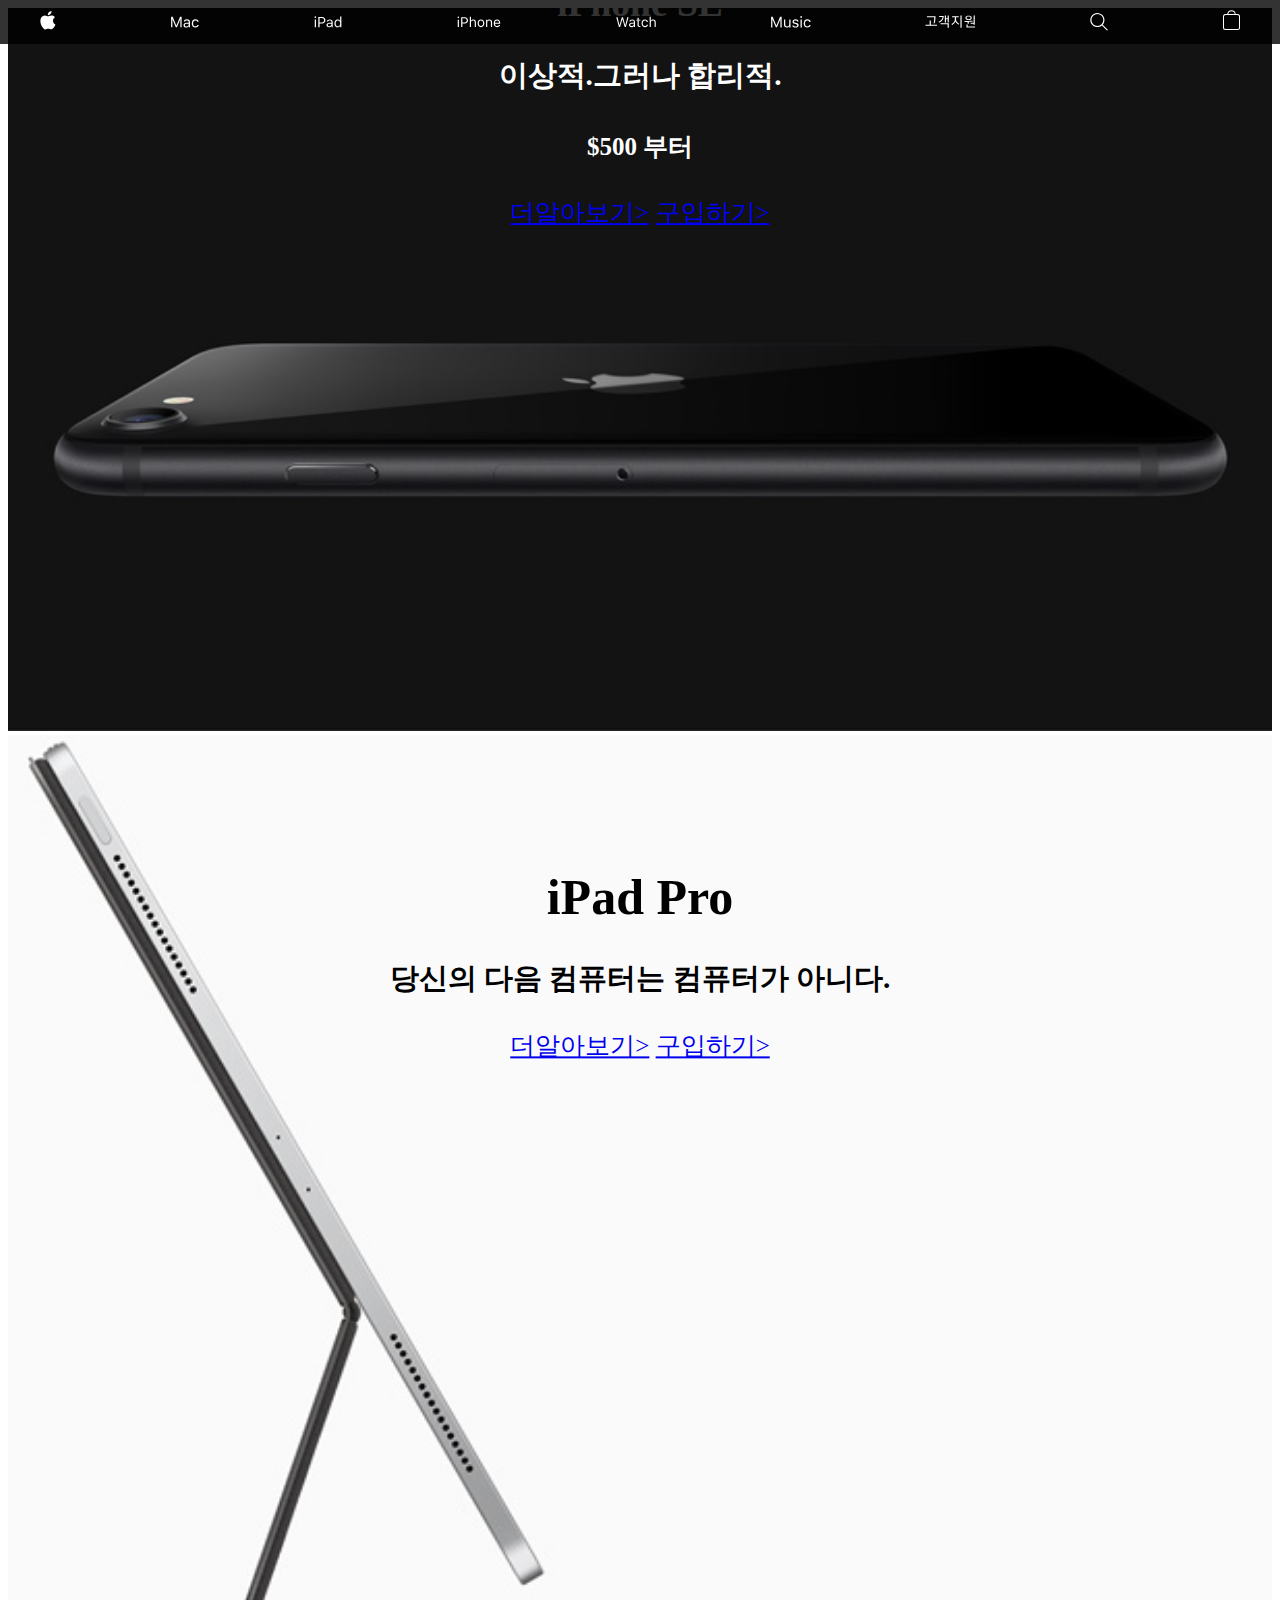
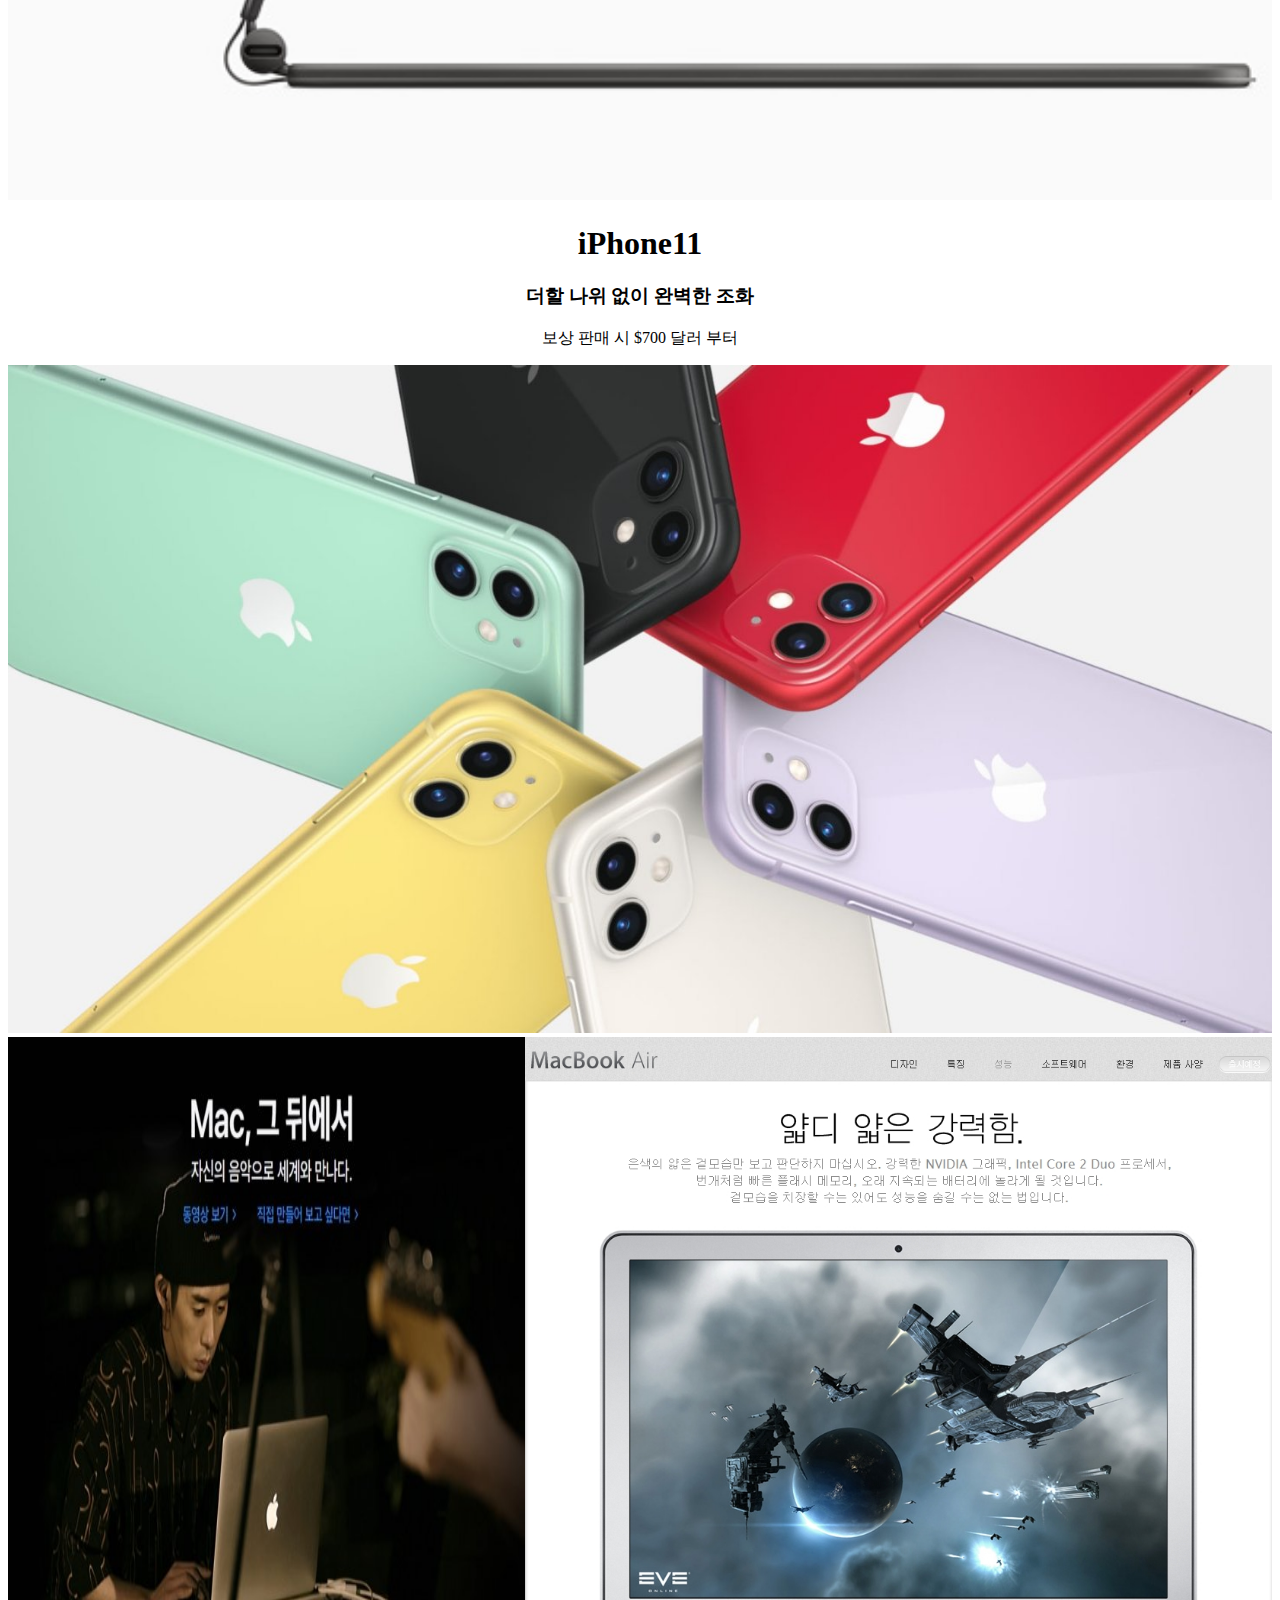
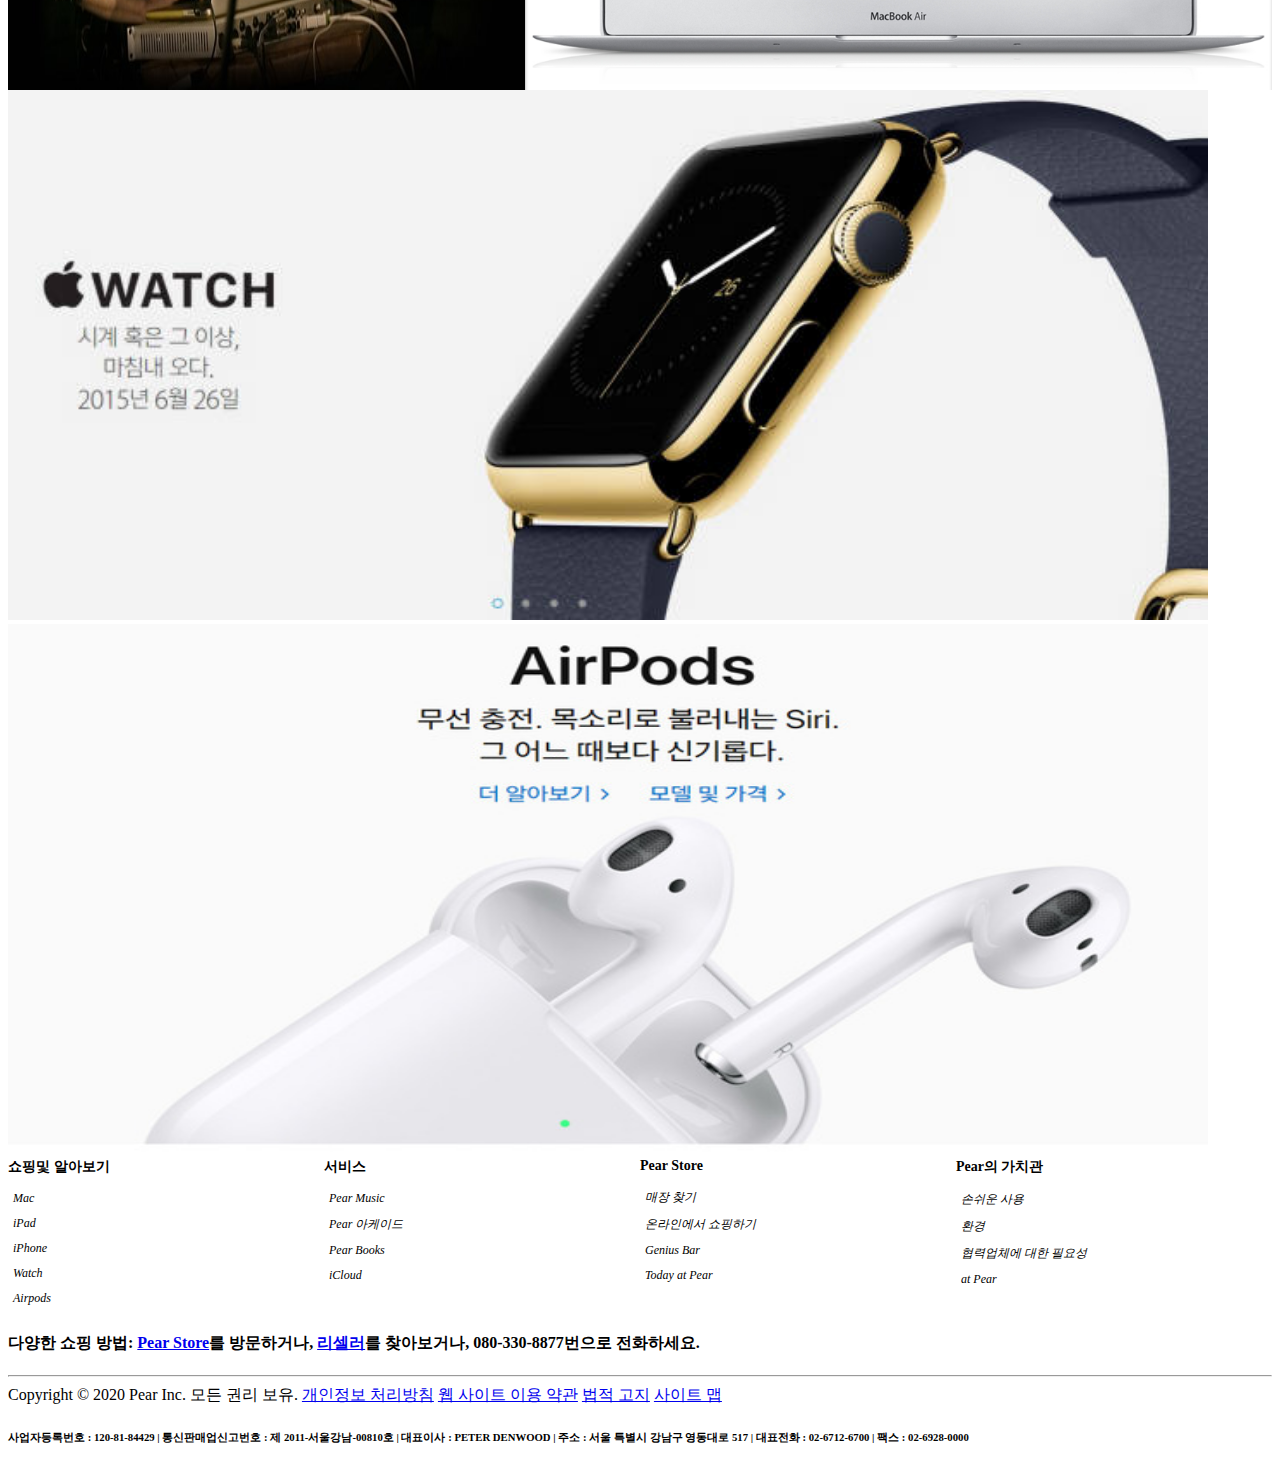
<file: AppleProject/peer.html>
<!DOCTYPE html>
<html lang="en">

<head>
    <meta charset="UTF-8">
    <title>Peer footer</title>
    <link rel="stylesheet" href="css/peer.css">
    <link rel="stylesheet" href="css/style.css">
    <link rel="stylesheet" href="https://use.fontawesome.com/releases/v5.0.13/css/all.css" integrity="sha384-DNOHZ68U8hZfKXOrtjWvjxusGo9WQnrNx2sqG0tfsghAvtVlRW3tvkXWZh58N9jp" crossorigin="anonymous">
</head>

<body>
   <header class="container">
        <nav>
            <div class="sm-nav">
                <ul class="nav-list">
                    <li><span class="fa fa-bars"></span></li>
                    <li><a class="list-apple" href=""><span class="list-text">Apple</span></a></li>
                    <li><a class="list-bag" href=""><span class="list-text">Bag</span></a></li>
                </ul>
            </div>
            <div class="big-nav">
                <ul class="nav-list">
                    <li><a class="list-apple" href=""><span class="list-text">Apple</span></a></li>
                    <li><a class="list-mac" href=""><span class="list-text">Mac</span></a></li>
                    <li><a class="list-ipad" href=""><span class="list-text">iPad</span></a></li>
                    <li><a class="list-iphone" href=""><span class="list-text">iPhone</span></a></li>
                    <li><a class="list-watch" href=""><span class="list-text">Watch</span></a></li>
                    <li><a class="list-music" href=""><span class="list-text">Music</span></a></li>
                    <li><a class="list-support" href=""><span class="list-text">Support</span></a></li>
                    <li><a class="list-search" href=""><span class="list-text">Search</span></a></li>
                    <li><a class="list-bag" href=""><span class="list-text">Bag</span></a></li>
                </ul>
            </div>
        </nav>
    </header>
    <section>
        <div class="SE"><a href="#"><img href="#" src="image/heroes/iphonese/hero_medium.jpg" alt="아이폰SE" width="1200" height="613"></a>
            <div class="text">
                <h2>iPhone SE</h2>
                <h3>이상적.그러나 합리적.</h3>
                <h4>$500 부터</h4>

                <a href="#">더알아보기></a>
                <a href="#">구입하기></a>
            </div>
        </div>

        <div class="ipad">
            <a href="#"><img src="image/heroes/ipadpro/hero_medium.jpg" alt="아이패드" width="1100" height="613"></a>
            <div class=" text">
                <h1>iPad Pro</h1>
                <h3>당신의 다음 컴퓨터는 컴퓨터가 아니다.</h3>
                <a href="#">더알아보기></a>
                <a href="#">구입하기></a>
        </div>

        </div>
        <div class="i11">
            <div class="text">
                <h1>iPhone11</h1>
                <h3>더할 나위 없이 완벽한 조화</h3>
                <p>보상 판매 시 $700 달러 부터</p>
            </div><a href="#"><img src="image/iphone11.jpg" alt="아이폰11" width="1200" height="613"></a>
        </div>
        <div class="bottommenu1">
            <div class="mac">
                <a href="#"><img src="image/Mac.jfif" alt="Mac" width="600" height="530"></a>
            </div>
            <div class="Macbook">
               <a href="#">
                   <img src="image/macbook.jpg" alt="맥북" width="600" height="530"></a>
            </div>
        </div>
        <div class="bottommenu2">
           <a href="#">
            <div class="applewatch"><img src="image/applewatch.jpg" alt="애플와치" width="1200" height="530">
            </div>
            <div class="airpod"><img src="image/Airpod.jfif" alt="에어팟" width="1200" height="530">
               </div></a>
        </div>
    </section>
    <footer>
        <div class="footer">
            <div class="menu">
                <ul type="disc">
                    <h4>쇼핑및 알아보기</h4>
                    <ul><a href="#">Mac</a></ul>
                    <ul><a href="#">iPad</a></ul>
                    <ul><a href="#">iPhone</a></ul>
                    <ul><a href="#">Watch</a></ul>
                    <ul><a href="#">Airpods</a></ul>

                </ul>

                <ul>
                    <h4>서비스</h4>
                    <ul><a href="#">Pear Music</a></ul>
                    <ul><a href="#">Pear 아케이드</a></ul>
                    <ul><a href="#">Pear Books</a></ul>
                    <ul><a href="#">iCloud</a></ul>
                </ul>
                <ul>
                    <h4>Pear Store</h4>
                    <ul><a href="#">매장 찾기</a></ul>
                    <ul><a href="#">온라인에서 쇼핑하기</a></ul>
                    <ul><a href="#">Genius Bar</a></ul>
                    <ul><a href="#">Today at Pear</a></ul>
                </ul>
                <ul>
                    <h4>Pear의 가치관</h4>
                    <ul><a href="#">손쉬운 사용</a></ul>
                    <ul><a href="#">환경</a></ul>
                    <ul><a href="#">협력업체에 대한 필요성</a></ul>
                    <ul><a href="#"> at Pear</a></ul>
                </ul>

            </div>
            <div class="explain">
                <h4>다양한 쇼핑 방법: <a href="#">Pear Store</a>를 방문하거나, <a href="#">리셀러</a>를 찾아보거나, 080-330-8877번으로 전화하세요.</h4>
                <hr>
                <a>Copyright © 2020 Pear Inc. 모든 권리 보유.</a>
                <a href="#">개인정보 처리방침</a>
                <a href="#"> 웹 사이트 이용 약관</a>
                <a href="#"> 법적 고지</a>
                <a href="#">사이트 맵</a><br>
                <h6>사업자등록번호 : 120-81-84429 | 통신판매업신고번호 : 제 2011-서울강남-00810호 | 대표이사 : PETER DENWOOD | 주소 : 서울 특별시 강남구 영동대로 517 | 대표전화 : 02-6712-6700 | 팩스 : 02-6928-0000</h6>
            </div>

        </div>

    </footer>
</body>

</html>
</file>
<file: AppleProject/css/peer.css>
/*Section*/
.to .SE {
    width: 100%;
    height: 100%;
    position: relative;
}

.SE img {
    width: 100%;
    height: 100%;
}

.SE .text {
    font-weight: 400;
    position: absolute;
    top: 10%;
    left: 50%;
    transform: translate(-50%, -50%);
    font-size: 25px;
    color: white;
    z-index: 2;
    text-align: center;


}

.ipad {
    width: 100%;
    height: 100%;
    position: relative;
}

.ipad img {
    width: 100%;
    height: 100%;
}

.ipad .text {
    font-weight: 400;
    position: absolute;
    top: 20%;
    left: 50%;
    transform: translate(-50%, -50%);
    font-size: 25px;
    color: black;
    z-index: 2;
    text-align: center;

}


.i11 .text {
    position: relative font-size:20px;
    color: black;
    text-align: center;
}




.i11 {
    width: 100%;
    height: 100%;
    position: relative;
}

.i11 img {
    width: 100%;
    height: 100%;
}

.bottommenu1{
    width: 100%;
    height: 100%;
    display: flex;
    position: relative;

    
}
.mac img{
    flex:1;
    width: 100%;
    height: 100%;
    
}
.Macbook img{
    width: 100%;
    height: 100%;
    flex:1;
    
}

.bottommenu2{
    width: 100%;
    height: 100%;
    position: relative;
    
}
.applewatch, airpod img{
    width: 100%;
    height: 100%;
}


/*footer*/
.menu {
    display: flex;
    margin-bottom: 20px;

}

.menu h4 {
    margin-top: 0;
    margin-bottom: 10px;
    border-bottom: 1px;
    font-size: 14px;
}

.menu ul {
    margin: 0;
    padding: 0;
    list-style: none;
    flex: 1;
}

.menu a {
    list-style-type: none;
    padding-left: 0px;
    display: block;
    padding: 5px;
    color: inherit;
    font-size: 12px;
    text-decoration: none;
    font-style: italic;
}

.menu li:hover {
    color: red;
    background-color: rgba(0, 0, 0, 0.3);
}



@media (max-width: 767px) {
    .menu {
        display: block;
    }

    div.menu {
        flex: 1;
    }

    .explain {
        display: none;
    }
}
</file>
<file: AppleProject/css/style.css>
@charset "UTF-8"

body {
    margin: 0;
    padding: 0;
}

header.container > nav {
    background: rgba(0, 0, 0, 0.8);
    position: fixed;
    top: 0;
    right: 0;
    left: 0;
    z-index: 9999;
    display: block;
    margin: 0;
    width: 100%;
    height: 48px;
    max-height: 44px;
}

div.sm-nav{
    display: none;
}

header.container > nav ul.nav-list {
    cursor: default;
    margin: 0 -10px;
    padding: 0 40px;
    width: auto;
    height: 44px;
    display: flex;
    justify-content: space-between;
    list-style: none;
    box-sizing: content-box;
}

header.container > nav > div.big-nav > ul.nav-list > li {
    box-sizing: border-box;
    display: inline-block;
    position: relative;
    height: 44px;
    z-index: 1;
    vertical-align: middle;
    text-align: center;
    line-height: 44px;
}
header.container > nav > div.sm-nav > ul.nav-list > li {
    box-sizing: border-box;
    display: inline-block;
    position: relative;
    height: 44px;
    z-index: 1;
    vertical-align: middle;
    text-align: center;
    line-height: 44px;
}

li > a > span.list-text {
    visibility: hidden;
}

ul.nav-list a {
    display: inline-block;
    padding: 0 10px;
    height: 44px;
}

ul.nav-list span.fa {
    display: inline-block;
    padding: 0 10px;
/*    height: 44px;*/
    color: #fff;
}

ul.nav-list a.list-apple {
    background-size: 16px 44px;
    background-repeat: no-repeat;
    background-image: url(../image/nav/large/nav_apple_large.svg);
    background-position: center center;
    width: 16px;
}

ul.nav-list a.list-mac {
    background-size: 26px 44px;
    background-repeat: no-repeat;
    background-image: url(../image/nav/large/nav_mac_large.svg);
    background-position: center center;
    background-origin: content-box;
    background-size: cover;
    max-width: 44.2px;
}

ul.nav-list a.list-ipad {
    background-size: 27px 44px;
    background-repeat: no-repeat;
    background-image: url(../image/nav/large/nav_ipad_large.svg);
    background-position: center center;
    background-origin: content-box;
    background-size: cover;
    max-width: 45.9px;
}

ul.nav-list a.list-iphone {
    background-size: 44px 44px;
    background-repeat: no-repeat;
    background-image: url(../image/nav/large/nav_iphone_large.svg);
    background-position: center center;
    background-origin: content-box;
    background-size: cover;
    max-width: 74.8px;
}

ul.nav-list a.list-watch {
    background-size: 40px 44px;
    background-repeat: no-repeat;
    background-image: url(../image/nav/large/nav_watch_large.svg);
    background-position: center center;
    background-origin: content-box;
    background-size: cover;
    max-width: 68px;
}

ul.nav-list a.list-music {
    background-size: 37px 44px;
    background-repeat: no-repeat;
    background-image: url(../image/nav/large/nav_music_large.svg);
    background-position: center center;
    background-origin: content-box;
    background-size: cover;
    max-width: 62.9px;
}

ul.nav-list a.list-support {
    background-size: 45px 44px;
    background-repeat: no-repeat;
    background-image: url(../image/nav/large/nav_support_large.svg);
    background-position: center center;
    background-origin: content-box;
    background-size: cover;
    max-width: 76.5px;
}

ul.nav-list a.list-search {
    background-size: 18px 88px;
    background-repeat: no-repeat;
    background-image: url(../image/nav/large/nav_search_large.svg);
    background-position: 10px 0;
    width: 18px;
}

ul.nav-list a.list-bag {
    background-size: 17px 44px;
    background-repeat: no-repeat;
    background-image: url(../image/nav/large/nav_bag_large.svg);
    background-position: center center;
    width: 17px;
}

@media (max-width: 767px) {
    div.big-nav{
        display: none;
    }
    div.sm-nav{
        display: flex;
    }
    div.sm-nav ul {
        justify-content: space-between;
        flex: 1;
    }
    div.sm-nav ul li {
        
    }
    header.container > nav > ul.nav-list {
        display: block;
    }
    
    header.container > nav > ul.nav-list > li{
        display: block;
    }
    
}
</file>
